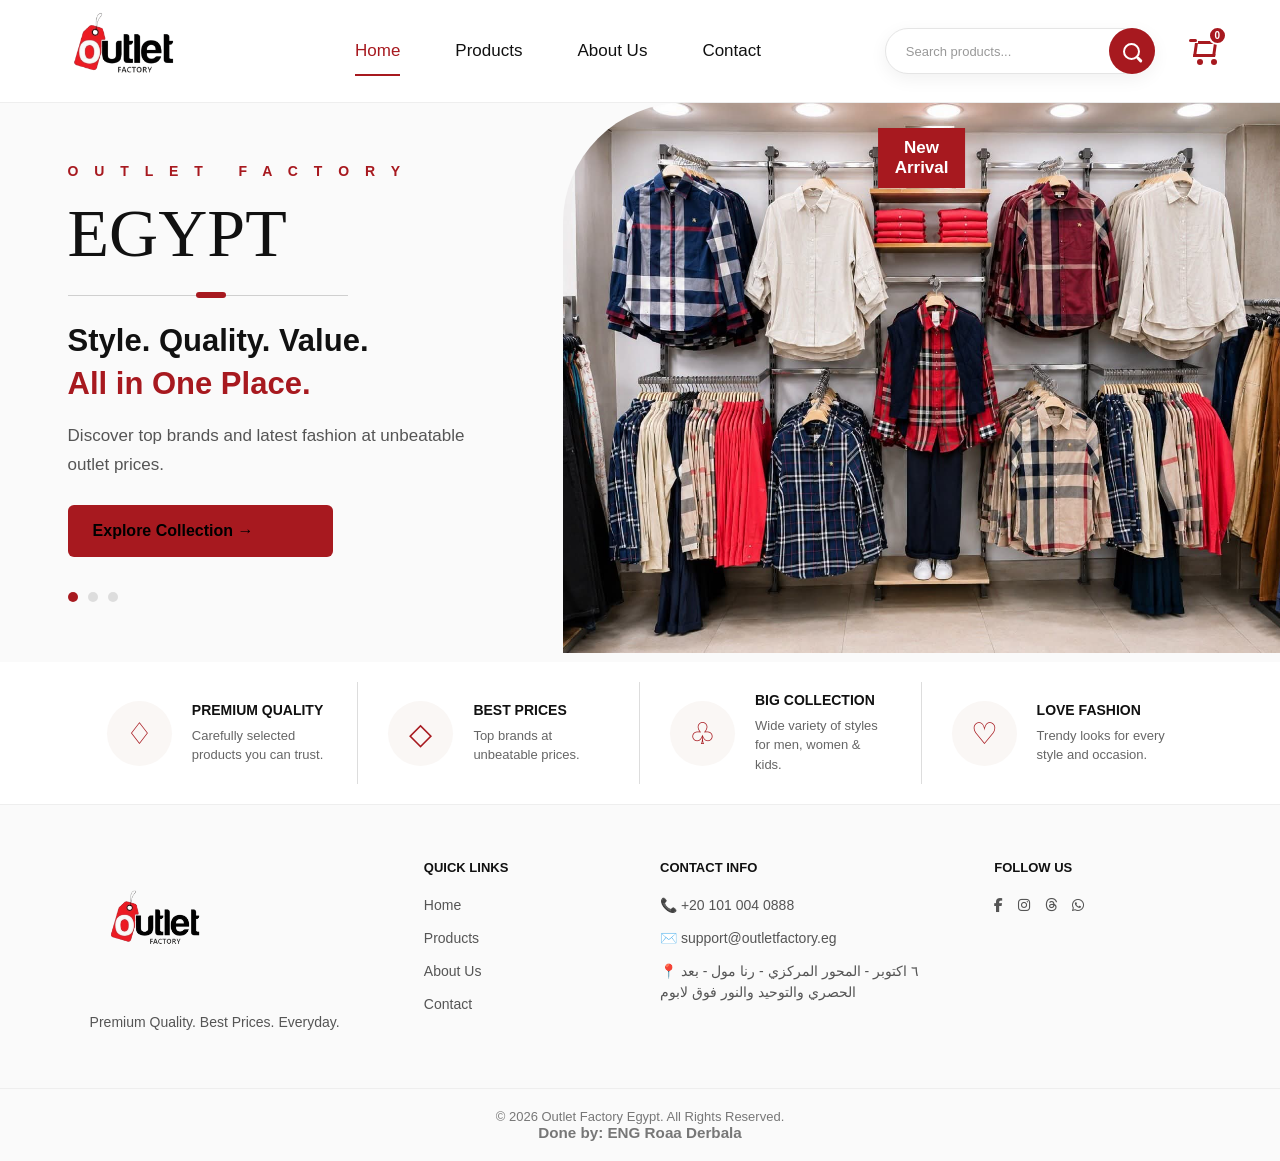
<file: index.html>
<!DOCTYPE html>
<html lang="en">

<head>
    <meta charset="UTF-8">
    <meta name="viewport" content="width=device-width, initial-scale=1.0">
    <title>Outlet Factory</title>
    <link rel="stylesheet" href="style.css">
    <link rel="stylesheet" href="https://cdnjs.cloudflare.com/ajax/libs/font-awesome/6.5.2/css/all.min.css">
</head>

<body>

<!-- ================= NAVBAR ================= -->

<header class="navbar">

    <!-- LOGO -->
    <div class="logo-container">
        <img src="logo.png" alt="Outlet Factory" class="logo">
    </div>

    <!-- NAVIGATION -->
    <nav class="navigation">
        <a href="index.html" class="active">Home</a>
        <a href="products.html">Products</a>
        <a href="about.html">About Us</a>
        <a href="#contact">Contact</a>
    </nav>

    <!-- RIGHT SIDE -->
    <div class="nav-right">

        <!-- SEARCH -->
        <div class="creative-search">
            <input 
                type="text" 
                id="searchInput" 
                placeholder="Search products..." 
                onkeydown="if(event.key === 'Enter') searchProducts()"
            >
            <button class="search-btn" onclick="searchProducts()" aria-label="Search">
                <span class="search-icon"></span>
            </button>
        </div>

        <!-- SHOPPING CART -->
        <button class="cart-btn" onclick="openCart()" aria-label="Shopping Cart">
            <span class="cart-icon">
                <span class="cart-body"></span>
                <span class="cart-handle"></span>
                <span class="cart-wheel wheel-one"></span>
                <span class="cart-wheel wheel-two"></span>
            </span>
            <span id="cartCount" class="cart-count">0</span>
        </button>

    </div>

</header>

<!-- ================= HOME / HERO ================= -->

<section id="home" class="hero">

    <!-- LEFT SIDE -->
    <div class="hero-left">
        <div class="hero-small-title">
            O U T L E T &nbsp; F A C T O R Y
        </div>

        <h1>EGYPT</h1>

        <div class="hero-line">
            <span></span>
        </div>

        <h2>Style. Quality. Value.</h2>

        <h3>All in One Place.</h3>

        <p>
            Discover top brands and latest fashion
            at unbeatable outlet prices.
        </p>

        <a href="products.html" class="explore-button" style="color: black; text-decoration: none; display: inline-block;">
            <h4>Explore Collection <span>→</span></h4>
        </a>

        <div class="slider-dots">
            <span class="dot active"></span>
            <span class="dot"></span>
            <span class="dot"></span>
        </div>
    </div>

    <!-- RIGHT SIDE IMAGE -->
    <div class="hero-right">
        <img src="image.jpg" alt="Outlet Collection">
        <div class="new-arrival">
            New<br>Arrival
        </div>
    </div>

</section>

<!-- ================= FEATURES ================= -->

<section class="features">

    <div class="feature">
        <div class="feature-circle">♢</div>
        <div>
            <h4>PREMIUM QUALITY</h4>
            <p>Carefully selected products you can trust.</p>
        </div>
    </div>

    <div class="feature">
        <div class="feature-circle">◇</div>
        <div>
            <h4>BEST PRICES</h4>
            <p>Top brands at unbeatable prices.</p>
        </div>
    </div>

    <div class="feature">
        <div class="feature-circle">♧</div>
        <div>
            <h4>BIG COLLECTION</h4>
            <p>Wide variety of styles for men, women & kids.</p>
        </div>
    </div>

    <div class="feature">
        <div class="feature-circle">♡</div>
        <div>
            <h4>LOVE FASHION</h4>
            <p>Trendy looks for every style and occasion.</p>
        </div>
    </div>

</section>

<!-- ================= FOOTER ================= -->

<footer id="contact">

    <div class="footer-container">

        <!-- LOGO -->
        <div class="footer-column footer-brand">
            <img src="logo.png" alt="Outlet Factory" class="footer-logo">
            <p>Premium Quality. Best Prices. Everyday.</p>
        </div>

        <!-- QUICK LINKS -->
        <div class="footer-column">
            <h4>QUICK LINKS</h4>
            <a href="index.html">Home</a>
            <a href="products.html">Products</a>
            <a href="about.html">About Us</a>
            <a href="#contact">Contact</a>
        </div>

        <!-- CONTACT INFO -->
        <div class="footer-column">
            <h4>CONTACT INFO</h4>
            <p>
                <a href="https://wa.me/201010040888" target="_blank">
                    📞 +20 101 004 0888
                </a>
            </p>
            <p>
                <a href="mailto:support@outletfactory.eg">
                    ✉️ support@outletfactory.eg
                </a>
            </p>
            <p>
                <a href="https://maps.app.goo.gl/UzMBSrTcFnhgkeBr7" target="_blank">
                    📍 ٦ اكتوبر - المحور المركزي - رنا مول - بعد الحصري والتوحيد والنور فوق لابوم
                </a>
            </p>
        </div>

        <!-- FOLLOW US -->
        <div class="footer-column">
            <h4>FOLLOW US</h4>
            <div class="social-icons" style="display: flex; gap: 15px; font-size: 20px;">
                <a href="https://www.facebook.com/share/193TJGwQ8N/" target="_blank" title="Facebook">
                    <i class="fa-brands fa-facebook-f"></i>
                </a>
                <a href="https://www.instagram.com/outletfactoryegypt?igsh=bGt4Mnh4ODNydWh0" target="_blank" title="Instagram">
                    <i class="fa-brands fa-instagram"></i>
                </a>
                <a href="https://www.threads.com/@outletfactoryegypt" target="_blank" title="Threads">
                    <i class="fa-brands fa-threads"></i>
                </a>
                <a href="https://wa.me/201010040888" target="_blank" title="WhatsApp">
                    <i class="fa-brands fa-whatsapp"></i>
                </a>
            </div>
        </div>

    </div>

    <div class="copyright">
        © 2026 Outlet Factory Egypt. All Rights Reserved.
        <h3>Done by: ENG Roaa Derbala</h3>
    </div>

</footer>

<!-- ================= CART OVERLAY ================= -->

<div id="cartOverlay" class="cart-overlay" onclick="closeCart()"></div>

<!-- ================= SHOPPING BAG ================= -->

<div id="cartSidebar" class="cart-sidebar">

    <div class="cart-header">
        <h2>Shopping Bag</h2>
        <button onclick="closeCart()">×</button>
    </div>

    <div id="cartItems" class="cart-items"></div>

    <div class="cart-bottom">
        <div class="cart-total">
            <span>Total</span>
            <strong id="cartTotal">0 EGP</strong>
        </div>
        <button class="whatsapp-order" onclick="confirmOrder()">
            💬 Confirm Order via WhatsApp
        </button>
    </div>

</div>

<script src="script.js"></script>

</body>

</html>
</file>
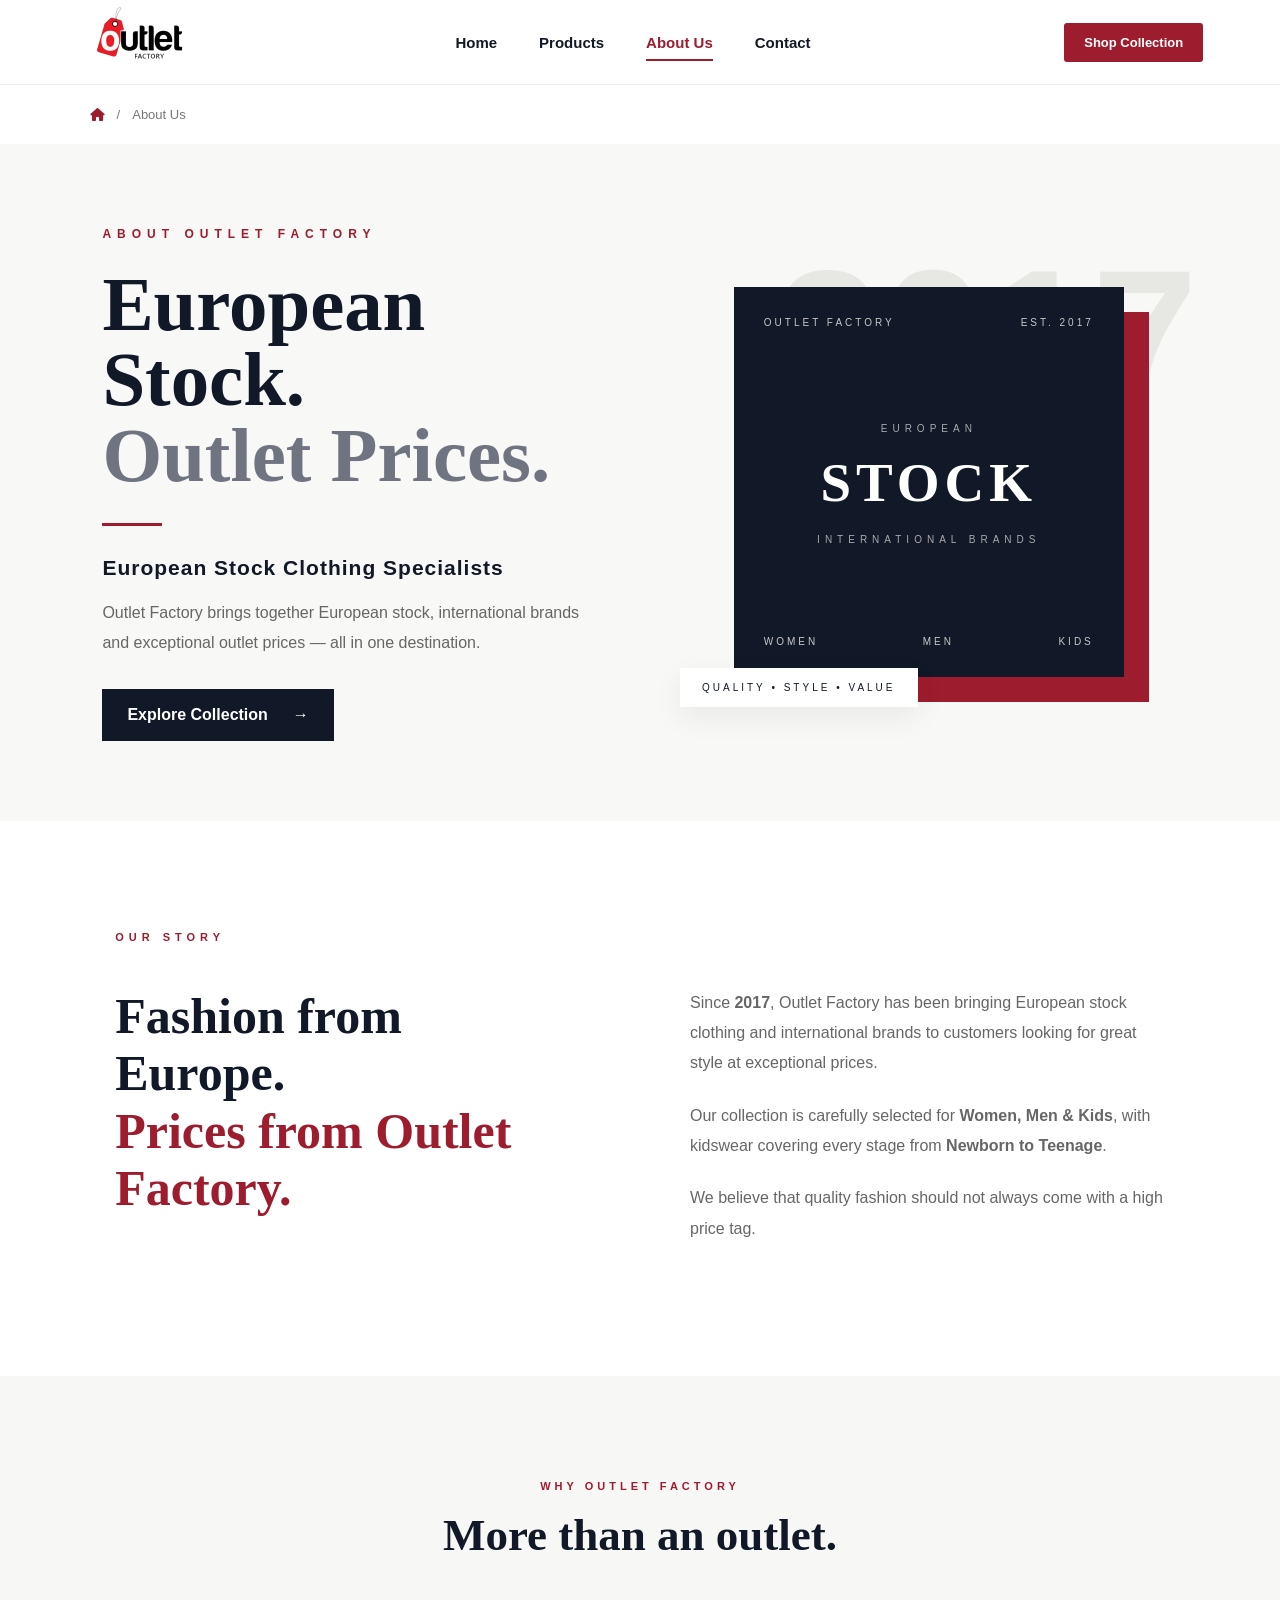
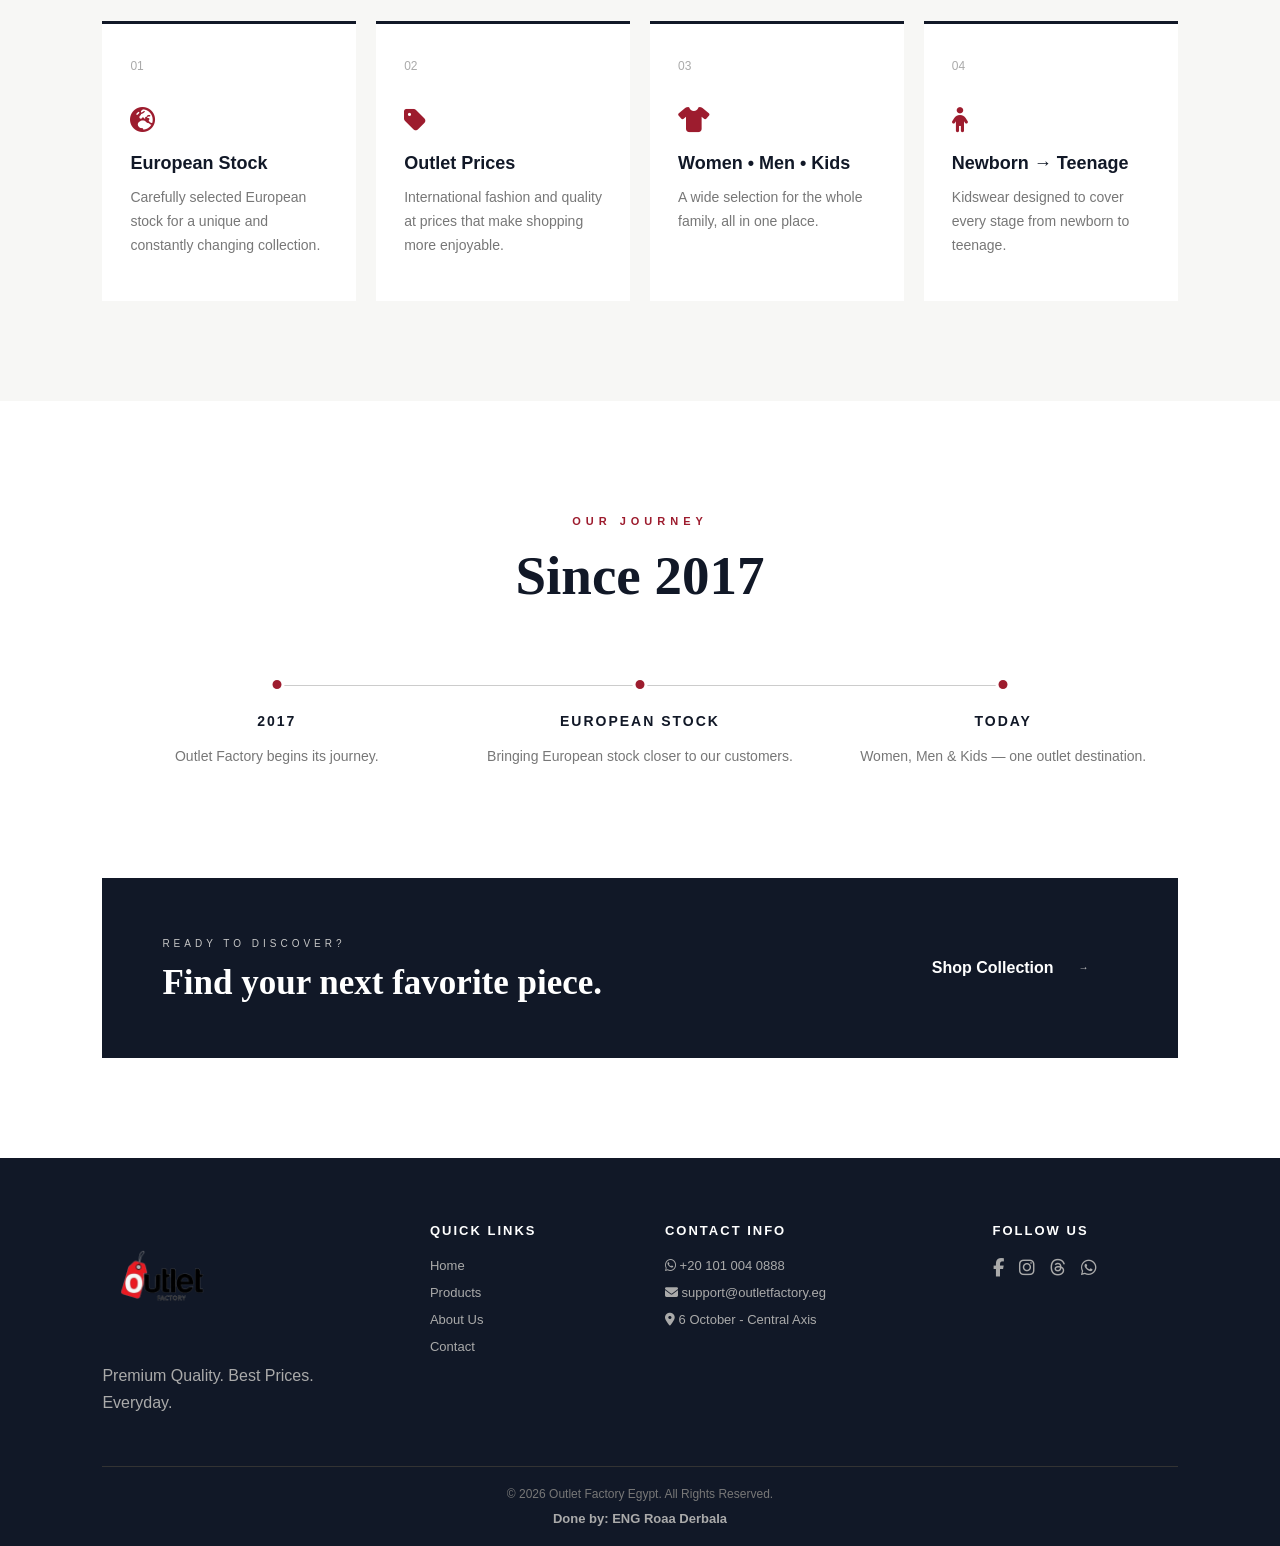
<file: about.html>
<!DOCTYPE html>
<html lang="en">

<head>

    <meta charset="UTF-8">

    <meta name="viewport"
          content="width=device-width, initial-scale=1.0">

    <title>About Us | Outlet Factory</title>

    <link
        rel="stylesheet"
        href="https://cdnjs.cloudflare.com/ajax/libs/font-awesome/6.5.2/css/all.min.css">

    <link rel="stylesheet" href="about.css">

</head>

<body>


<!-- ================= NAVBAR ================= -->

<header class="navbar">

    <div class="logo-container">

        <a href="index.html">

            <img
                src="logo.png"
                alt="Outlet Factory"
                class="logo">

        </a>

    </div>


    <nav class="navigation">

        <a href="index.html">
            Home
        </a>

        <a href="products.html">
            Products
        </a>

        <a href="about.html" class="active">
            About Us
        </a>

        <a href="index.html#contact">
            Contact
        </a>

    </nav>


    <div class="nav-right">

        <a
            href="products.html"
            class="shop-link">

            Shop Collection

        </a>

    </div>

</header>



<!-- ================= BREADCRUMB ================= -->

<div class="breadcrumb">

    <a href="index.html">

        <i class="fa-solid fa-house"></i>

    </a>

    <span>/</span>

    <span>About Us</span>

</div>



<!-- ================= ABOUT HERO ================= -->

<main>


<section class="about-hero">


    <div class="about-hero-content">

        <span class="about-eyebrow">
            ABOUT OUTLET FACTORY
        </span>


        <h1>

            European Stock.
            <br>

            <span>Outlet Prices.</span>

        </h1>


        <div class="about-line"></div>


        <p class="about-main-text">

            European Stock Clothing Specialists

        </p>


        <p class="about-description">

            Outlet Factory brings together
            European stock, international brands
            and exceptional outlet prices —
            all in one destination.

        </p>


        <a
            href="products.html"
            class="about-button">

            Explore Collection

            <span>→</span>

        </a>

    </div>



    <!-- ================= VISUAL ================= -->

    <div class="about-visual">


        <div class="big-year">
            2017
        </div>


        <div class="brand-card">


            <div class="brand-card-top">

                <span>
                    OUTLET FACTORY
                </span>

                <span>
                    EST. 2017
                </span>

            </div>


            <div class="brand-card-center">

                <span>
                    EUROPEAN
                </span>

                <h2>
                    STOCK
                </h2>

                <span>
                    INTERNATIONAL BRANDS
                </span>

            </div>


            <div class="brand-card-bottom">

                <span>WOMEN</span>

                <span>MEN</span>

                <span>KIDS</span>

            </div>

        </div>


        <div class="floating-tag">

            QUALITY
            <span>•</span>
            STYLE
            <span>•</span>
            VALUE

        </div>

    </div>

</section>



<!-- ================= STORY ================= -->

<section class="about-story">


    <div class="section-label">
        OUR STORY
    </div>


    <div class="story-grid">


        <div class="story-title">

            <h2>

                Fashion from
                <br>
                Europe.
                <br>

                <span>
                    Prices from Outlet Factory.
                </span>

            </h2>

        </div>


        <div class="story-content">

            <p>

                Since <strong>2017</strong>,
                Outlet Factory has been bringing
                European stock clothing and
                international brands to customers
                looking for great style at
                exceptional prices.

            </p>


            <p>

                Our collection is carefully selected
                for <strong>Women, Men & Kids</strong>,
                with kidswear covering every stage
                from <strong>Newborn to Teenage</strong>.

            </p>


            <p>

                We believe that quality fashion
                should not always come with a
                high price tag.

            </p>

        </div>

    </div>

</section>



<!-- ================= VALUES ================= -->

<section class="about-values">


    <div class="values-heading">

        <span>
            WHY OUTLET FACTORY
        </span>

        <h2>
            More than an outlet.
        </h2>

    </div>



    <div class="values-grid">


        <div class="value-card">

            <div class="value-number">
                01
            </div>

            <i class="fa-solid fa-earth-europe"></i>

            <h3>
                European Stock
            </h3>

            <p>

                Carefully selected European
                stock for a unique and
                constantly changing collection.

            </p>

        </div>



        <div class="value-card">

            <div class="value-number">
                02
            </div>

            <i class="fa-solid fa-tag"></i>

            <h3>
                Outlet Prices
            </h3>

            <p>

                International fashion and
                quality at prices that make
                shopping more enjoyable.

            </p>

        </div>



        <div class="value-card">

            <div class="value-number">
                03
            </div>

            <i class="fa-solid fa-shirt"></i>

            <h3>
                Women • Men • Kids
            </h3>

            <p>

                A wide selection for the
                whole family, all in one place.

            </p>

        </div>



        <div class="value-card">

            <div class="value-number">
                04
            </div>

            <i class="fa-solid fa-child"></i>

            <h3>
                Newborn → Teenage
            </h3>

            <p>

                Kidswear designed to cover
                every stage from newborn
                to teenage.

            </p>

        </div>

    </div>

</section>



<!-- ================= TIMELINE ================= -->

<section class="about-timeline">


    <span class="timeline-label">
        OUR JOURNEY
    </span>


    <h2>
        Since 2017
    </h2>


    <div class="timeline-line">


        <div class="timeline-item">

            <span class="timeline-dot"></span>

            <strong>
                2017
            </strong>

            <p>
                Outlet Factory begins its journey.
            </p>

        </div>


        <div class="timeline-item">

            <span class="timeline-dot"></span>

            <strong>
                EUROPEAN STOCK
            </strong>

            <p>
                Bringing European stock
                closer to our customers.
            </p>

        </div>


        <div class="timeline-item">

            <span class="timeline-dot"></span>

            <strong>
                TODAY
            </strong>

            <p>
                Women, Men & Kids —
                one outlet destination.
            </p>

        </div>

    </div>

</section>



<!-- ================= FINAL CTA ================= -->

<section class="about-cta">


    <div>

        <span>
            READY TO DISCOVER?
        </span>

        <h2>
            Find your next favorite piece.
        </h2>

    </div>


    <a
        href="products.html"
        class="cta-button">

        Shop Collection
        <span>→</span>

    </a>

</section>


</main>



<!-- ================= FOOTER ================= -->

<footer>


    <div class="footer-container">


        <div class="footer-column footer-brand">

            <img
                src="logo.png"
                alt="Outlet Factory"
                class="footer-logo">

            <p>
                Premium Quality. Best Prices. Everyday.
            </p>

        </div>



        <div class="footer-column">

            <h4>
                QUICK LINKS
            </h4>

            <a href="index.html">
                Home
            </a>

            <a href="products.html">
                Products
            </a>

            <a href="about.html">
                About Us
            </a>

            <a href="index.html#contact">
                Contact
            </a>

        </div>



        <div class="footer-column">

            <h4>
                CONTACT INFO
            </h4>


            <a
                href="https://wa.me/201010040888"
                target="_blank">

                <i class="fa-brands fa-whatsapp"></i>

                +20 101 004 0888

            </a>


            <a
                href="mailto:support@outletfactory.eg">

                <i class="fa-solid fa-envelope"></i>

                support@outletfactory.eg

            </a>


            <a
                href="https://maps.app.goo.gl/UzMBSrTcFnhgkeBr7"
                target="_blank">

                <i class="fa-solid fa-location-dot"></i>

                6 October - Central Axis

            </a>

        </div>



        <div class="footer-column">

            <h4>
                FOLLOW US
            </h4>


            <div class="social-icons">


                <a
                    href="https://www.facebook.com/share/193TJGwQ8N/"
                    target="_blank">

                    <i class="fa-brands fa-facebook-f"></i>

                </a>


                <a
                    href="https://www.instagram.com/outletfactoryegypt"
                    target="_blank">

                    <i class="fa-brands fa-instagram"></i>

                </a>


                <a
                    href="https://www.threads.com/@outletfactoryegypt"
                    target="_blank">

                    <i class="fa-brands fa-threads"></i>

                </a>


                <a
                    href="https://wa.me/201010040888"
                    target="_blank">

                    <i class="fa-brands fa-whatsapp"></i>

                </a>

            </div>

        </div>

    </div>


    <div class="copyright">

        © 2026 Outlet Factory Egypt.
        All Rights Reserved.

        <h3>
            Done by: ENG Roaa Derbala
        </h3>

    </div>

</footer>


</body>

</html>
</file>
<file: style.css>
/* =====================================================
   GENERAL
===================================================== */

* {
    margin: 0;
    padding: 0;
    box-sizing: border-box;
}

html {
    scroll-behavior: smooth;
}

body {
    font-family: Arial, Helvetica, sans-serif;
    color: #111;
    background: #fff;
}

button {
    font-family: inherit;
}



/* =====================================================
   TOP BAR
===================================================== */

.top-bar {
    height: 53px;
    background: #f3f0ed;

    display: flex;
    align-items: center;
    justify-content: space-between;

    padding: 0 4%;
}

.top-message {
    font-size: 15px;
    letter-spacing: .2px;
}

.star {
    color: #a7191f;
    font-size: 22px;
    margin-right: 10px;
}

.top-social {
    display: flex;
    align-items: center;
    gap: 28px;

    font-size: 20px;
    font-weight: bold;
}



/* =====================================================
   NAVBAR
===================================================== */

.navbar {
    height: 103px;

    background: #fff;

    display: flex;
    align-items: center;
    justify-content: space-between;

    padding: 0 4%;

    border-bottom: 1px solid #eeeeee;

    position: sticky;
    top: 0;

    z-index: 1000;
}


/* LOGO */

.logo-container {
    width: 180px;
}

.logo {
    width: 145px;
    height: auto;
    display: block;
}



/* NAVIGATION */

.navigation {
    display: flex;
    align-items: center;
    gap: 55px;
}

.navigation a {
    text-decoration: none;
    color: #111;

    font-size: 17px;

    position: relative;

    padding: 15px 0;

    transition: .2s;
}

.navigation a:hover {
    color: #a7191f;
}

.navigation a.active {
    color: #a7191f;
}

.navigation a.active::after {
    content: "";

    position: absolute;

    left: 0;
    bottom: 0;

    width: 100%;
    height: 2px;

    background: #a7191f;
}

/* =========================================
   CREATIVE SHOPPING CART - DESIGN 3
========================================= */

.cart-btn {

    position: relative;

    width: 52px;
    height: 52px;

    background: transparent;

    border: none;

    cursor: pointer;

    display: flex;

    align-items: center;
    justify-content: center;

    transition: .3s ease;

}


/* Cart */

.cart-icon {

    position: relative;

    width: 32px;
    height: 30px;

    display: block;

}


/* جسم العربية */

.cart-body {

    position: absolute;

    left: 7px;
    top: 7px;

    width: 22px;
    height: 14px;

    border: 3px solid #a7191f;

    border-top: none;

    transform: skew(-8deg);

}


/* الجزء المائل فوق */

.cart-body::before {

    content: "";

    position: absolute;

    width: 19px;
    height: 3px;

    background: #a7191f;

    left: 0;
    top: -2px;

    transform: skew(12deg);

}


/* يد العربية */

.cart-handle {

    position: absolute;

    left: 2px;
    top: 3px;

    width: 8px;
    height: 3px;

    background: #a7191f;

    border-radius: 3px;

}


/* العجل */

.cart-wheel {

    position: absolute;

    bottom: 1px;

    width: 6px;
    height: 6px;

    background: #a7191f;

    border-radius: 50%;

}


.wheel-one {

    left: 10px;

}


.wheel-two {

    right: 2px;

}


/* =========================================
   CART NUMBER
========================================= */

.cart-count {

    position: absolute;

    top: 1px;
    right: 2px;

    min-width: 19px;
    height: 19px;

    padding: 0 4px;

    background: #a7191f;

    color: white;

    border-radius: 50%;

    font-size: 10px;

    font-weight: bold;

    display: flex;

    align-items: center;
    justify-content: center;

    border: 2px solid white;

}


/* Hover */

.cart-btn:hover {

    transform: translateY(-3px);

}


.cart-btn:hover .cart-body,
.cart-btn:hover .cart-handle,
.cart-btn:hover .cart-wheel {

    filter: drop-shadow(
        0 3px 5px
        rgba(167,25,31,.35)
    );

}

/* =====================================================
   NAV RIGHT
===================================================== */

.nav-right {
    display: flex;
    align-items: center;
    gap: 22px;
}



/* SEARCH */

/* =====================================================
   CREATIVE SEARCH
===================================================== */


/* =========================================
   CREATIVE SEARCH - DESIGN 2
========================================= */

.creative-search {

    position: relative;

    width: 270px;
    height: 46px;

    display: flex;
    align-items: center;

}


/* Search Input */

.creative-search input {

    width: 100%;
    height: 46px;

    border: 1.5px solid #e5e5e5;

    border-radius: 25px;

    outline: none;

    background: #fff;

    padding: 0 58px 0 20px;

    font-size: 14px;

    color: #333;

    box-shadow:
        0 5px 18px rgba(0,0,0,.06);

    transition: .3s ease;

}


/* Placeholder */

.creative-search input::placeholder {

    color: #999;

    font-size: 13px;

}


/* Focus */

.creative-search input:focus {

    border-color: #a7191f;

    box-shadow:
        0 5px 20px rgba(167,25,31,.15);

}


/* Search Button */

.search-btn {

    position: absolute;

    right: 0;
    top: 0;

    width: 46px;
    height: 46px;

    border: none;

    border-radius: 50%;

    background: #a7191f;

    cursor: pointer;

    display: flex;

    align-items: center;
    justify-content: center;

    transition: .3s ease;

}


/* Search Button Hover */

.search-btn:hover {

    background: #8d151a;

    transform: scale(1.06);

    box-shadow:
        0 5px 15px rgba(167,25,31,.25);

}


/* Search Icon */

.search-icon {

    width: 17px;
    height: 17px;

    border: 2.5px solid white;

    border-radius: 50%;

    position: relative;

}


/* العصاية */

.search-icon::after {

    content: "";

    position: absolute;

    width: 7px;
    height: 2.5px;

    background: white;

    right: -5px;
    bottom: -3px;

    transform: rotate(45deg);

    border-radius: 3px;

}


/* =====================================================
   HERO
===================================================== */

.hero {
    min-height: 550px;

    display: grid;

    grid-template-columns: 44% 56%;

    background: #fafafa;
}


/* LEFT */

.hero-left {
    padding: 60px 12%;

    display: flex;
    flex-direction: column;
    justify-content: center;
}


.hero-small-title {
    color: #a7191f;

    letter-spacing: 6px;

    font-weight: bold;

    font-size: 14px;

    margin-bottom: 20px;
}


.hero-left h1 {
    font-family: Georgia, "Times New Roman", serif;

    font-size: 68px;

    font-weight: 500;

    line-height: 1;

    margin-bottom: 28px;
}


/* LINE */

.hero-line {
    width: 280px;

    height: 1px;

    background: #cfcfcf;

    position: relative;

    margin-bottom: 27px;
}

.hero-line span {
    position: absolute;

    left: 46%;

    top: -3px;

    width: 30px;
    height: 6px;

    background: #a7191f;

    border-radius: 5px;
}


.hero-left h2 {
    font-size: 31px;

    margin-bottom: 7px;
}

.hero-left h3 {
    color: #a7191f;

    font-size: 31px;

    margin-bottom: 20px;
}


.hero-left p {
    color: #555;

    font-size: 17px;

    line-height: 1.7;

    max-width: 470px;
}



/* EXPLORE */

.explore-button {
    width: 265px;

    margin-top: 25px;

    padding: 17px 25px;

    border: none;

    border-radius: 6px;

    background: #a7191f;

    color: white;

    font-size: 16px;

    font-weight: bold;

    cursor: pointer;

    display: flex;

    justify-content: space-between;

    align-items: center;
}

.explore-button:hover {
    background: #85151a;
}

.explore-button strong {
    font-size: 24px;
    font-weight: normal;
}



/* DOTS */

.slider-dots {
    display: flex;

    gap: 10px;

    margin-top: 35px;
}

.dot {
    width: 10px;
    height: 10px;

    background: #ddd;

    border-radius: 50%;
}

.dot.active {
    background: #a7191f;
}



/* =====================================================
   HERO IMAGE
===================================================== */

.hero-right {
    height: 550px;

    position: relative;

    overflow: hidden;

    border-radius: 120px 0 0 0;
}

.hero-right img {
    width: 100%;
    height: 100%;

    object-fit: cover;

    display: block;
}



/* NEW ARRIVAL */

.new-arrival {
    position: absolute;

    top: 25px;
    left: 50%;

    transform: translateX(-50%);

    background: #a7191f;

    color: white;

    padding: 10px 17px;

    text-align: center;

    font-weight: bold;

    font-size: 17px;
}



/* =====================================================
   FEATURES
===================================================== */

.features {
    min-height: 125px;

    display: grid;

    grid-template-columns: repeat(4, 1fr);

    padding: 20px 6%;

    border-bottom: 1px solid #eeeeee;
}


.feature {
    display: flex;

    align-items: center;

    gap: 20px;

    padding: 10px 30px;

    border-right: 1px solid #ddd;
}

.feature:last-child {
    border-right: none;
}


.feature-circle {
    width: 65px;
    height: 65px;

    border-radius: 50%;

    background: #faf7f5;

    color: #a7191f;

    display: flex;

    align-items: center;
    justify-content: center;

    font-size: 30px;

    flex-shrink: 0;
}


.feature h4 {
    font-size: 14px;

    margin-bottom: 8px;
}

.feature p {
    color: #666;

    font-size: 13px;

    line-height: 1.5;
}



/* =====================================================
   PRODUCTS
===================================================== */

.products-section {
    padding: 85px 7%;
}


.section-heading {
    text-align: center;

    margin-bottom: 45px;
}

.section-heading p {
    color: #a7191f;

    font-size: 13px;

    letter-spacing: 4px;

    font-weight: bold;
}

.section-heading h2 {
    font-family: Georgia, serif;

    font-size: 43px;

    margin-top: 12px;
}


.products-container {
    display: grid;

    grid-template-columns: repeat(4, 1fr);

    gap: 25px;
}


.product-card {
    background: white;

    border: 1px solid #eeeeee;

    overflow: hidden;

    transition: .3s;
}

.product-card:hover {
    transform: translateY(-6px);

    box-shadow: 0 15px 35px rgba(0,0,0,.08);
}


.product-image {
    width: 100%;
    height: 300px;

    object-fit: cover;

    display: block;
}


.product-info {
    padding: 20px;
}


.product-info h3 {
    font-size: 18px;

    margin-bottom: 9px;
}


.product-price {
    color: #a7191f;

    font-size: 18px;

    font-weight: bold;

    margin-bottom: 15px;
}


.product-select {
    width: 100%;

    padding: 11px;

    margin-bottom: 10px;

    border: 1px solid #ddd;

    outline: none;

    background: white;
}


.add-button {
    width: 100%;

    padding: 13px;

    background: #111;

    color: white;

    border: none;

    cursor: pointer;

    font-size: 14px;
}

.add-button:hover {
    background: #a7191f;
}



/* =====================================================
   ABOUT
===================================================== */

.about-section {
    background: #f7f5f3;

    padding: 85px 12%;
}

.about-content {
    max-width: 700px;
}

.about-content > p {
    color: #a7191f;

    letter-spacing: 5px;

    font-size: 14px;

    font-weight: bold;
}

.about-content h2 {
    font-family: Georgia, serif;

    font-size: 43px;

    margin: 15px 0;
}

.about-content h3 {
    color: #a7191f;

    font-size: 28px;

    margin-bottom: 15px;
}

.about-content span {
    color: #666;

    line-height: 1.8;
}



/* =====================================================
   FOOTER
===================================================== */

footer {
    background: #fafafa;
}


.footer-container {
    display: grid;

    grid-template-columns: 1.5fr 1fr 1.5fr 1fr;

    gap: 40px;

    padding: 55px 7%;
}


.footer-column {
    display: flex;

    flex-direction: column;

    gap: 12px;
}

.footer-logo {
    width: 130px;

    margin-bottom: 10px;
}

.footer-column h4 {
    font-size: 13px;

    margin-bottom: 8px;
}

.footer-column p,
.footer-column a {
    color: #555;

    font-size: 14px;

    line-height: 1.5;
}

.footer-column a {
    text-decoration: none;
}


.footer-social {
    display: flex;

    gap: 15px;
}

.footer-social span {
    width: 45px;
    height: 45px;

    border: 1px solid #ddd;

    border-radius: 50%;

    display: flex;

    align-items: center;
    justify-content: center;

    font-size: 20px;
}


.copyright {
    border-top: 1px solid #eee;

    text-align: center;

    padding: 20px;

    color: #777;

    font-size: 13px;
}



/* =====================================================
   CART
===================================================== */

.cart-overlay {
    position: fixed;

    inset: 0;

    background: rgba(0,0,0,.45);

    z-index: 2000;

    display: none;
}

.cart-overlay.show {
    display: block;
}


.cart-sidebar {
    position: fixed;

    top: 0;
    right: -450px;

    width: 430px;

    height: 100vh;

    background: white;

    z-index: 2001;

    transition: .4s;

    display: flex;

    flex-direction: column;
}

.cart-sidebar.open {
    right: 0;
}


.cart-header {
    height: 80px;

    padding: 20px 25px;

    display: flex;

    align-items: center;

    justify-content: space-between;

    border-bottom: 1px solid #eee;
}

.cart-header h2 {
    font-family: Georgia, serif;
}

.cart-header button {
    background: none;

    border: none;

    font-size: 32px;

    cursor: pointer;
}


.cart-items {
    flex: 1;

    overflow-y: auto;

    padding: 20px;
}


.empty-cart {
    text-align: center;

    color: #777;

    padding: 50px 10px;
}


.cart-item {
    display: flex;

    gap: 14px;

    padding: 15px 0;

    border-bottom: 1px solid #eee;
}


.cart-item img {
    width: 80px;
    height: 90px;

    object-fit: cover;
}


.cart-item-info {
    flex: 1;
}

.cart-item-info h4 {
    margin-bottom: 8px;
}

.cart-item-info p {
    color: #666;

    font-size: 13px;

    margin-bottom: 4px;
}


.remove-button {
    margin-top: 8px;

    background: none;

    border: none;

    color: #a7191f;

    cursor: pointer;
}


.cart-bottom {
    padding: 22px;

    border-top: 1px solid #eee;
}


.cart-total {
    display: flex;

    align-items: center;

    justify-content: space-between;

    font-size: 20px;

    margin-bottom: 20px;
}


.whatsapp-order {
    width: 100%;

    padding: 16px;

    border: none;

    border-radius: 6px;

    background: #25D366;

    color: white;

    font-size: 16px;

    font-weight: bold;

    cursor: pointer;
}

.whatsapp-order:hover {
    background: #1da851;
}



/* =====================================================
   MOBILE
===================================================== */

@media (max-width: 1000px) {

    .navigation {
        gap: 20px;
    }

    .hero {
        grid-template-columns: 1fr;
    }

    .hero-right {
        border-radius: 0;
    }

    .features {
        grid-template-columns: repeat(2, 1fr);
    }

    .products-container {
        grid-template-columns: repeat(2, 1fr);
    }

}


@media (max-width: 650px) {

    .top-bar {
        padding: 0 20px;
    }

    .top-social {
        display: none;
    }

    .navbar {
        height: auto;

        padding: 18px 20px;

        flex-wrap: wrap;

        gap: 18px;
    }

    .navigation {
        order: 3;

        width: 100%;

        justify-content: center;

        gap: 18px;
    }

    .nav-right {
        gap: 10px;
    }

    .shop-now {
        padding: 11px 14px;
    }

    .hero-left {
        padding: 50px 25px;
    }

    .hero-left h1 {
        font-size: 52px;
    }

    .hero-right {
        height: 400px;
    }

    .features {
        grid-template-columns: 1fr;
    }

    .feature {
        border-right: none;

        border-bottom: 1px solid #eee;

        padding: 20px;
    }

    .products-container {
        grid-template-columns: 1fr;
    }

    .footer-container {
        grid-template-columns: 1fr;
    }

    .cart-sidebar {
        width: 100%;

        right: -100%;
    }

}/* =====================================================
   ABOUT US - OUTLET FACTORY
===================================================== */

.about-section {

    position: relative;

    padding: 120px 7% 90px;

    background:
        linear-gradient(
            135deg,
            #f7f6f3 0%,
            #eeece7 100%
        );

    overflow: hidden;

}


/* =====================================================
   BACKGROUND DECORATION
===================================================== */

.about-section::before {

    content: "";

    position: absolute;

    width: 420px;
    height: 420px;

    border-radius: 50%;

    border: 1px solid rgba(0,0,0,0.06);

    top: -180px;
    left: -180px;

}


.about-section::after {

    content: "OUTLET";

    position: absolute;

    right: -80px;
    bottom: 20px;

    font-size: 150px;

    font-weight: 900;

    letter-spacing: 15px;

    color: rgba(0,0,0,0.025);

    pointer-events: none;

}


/* =====================================================
   MAIN WRAPPER
===================================================== */

.about-wrapper {

    max-width: 1250px;

    margin: auto;

    display: grid;

    grid-template-columns:
        1.1fr 0.9fr;

    gap: 90px;

    align-items: center;

    position: relative;

    z-index: 2;

}


/* =====================================================
   LEFT CONTENT
===================================================== */

.about-content {

    max-width: 650px;

}


.about-eyebrow {

    display: inline-block;

    margin-bottom: 22px;

    font-size: 11px;

    font-weight: 800;

    letter-spacing: 5px;

    color: #777;

}


.about-title {

    margin: 0;

    font-size:
        clamp(48px, 6vw, 82px);

    line-height: 0.94;

    letter-spacing: -4px;

    font-weight: 900;

    color: #111;

}


.about-title span {

    color: #777;

}


.about-line {

    width: 70px;

    height: 3px;

    background: #111;

    margin: 32px 0 25px;

}


.about-lead {

    margin: 0 0 13px;

    font-size: 20px;

    font-weight: 800;

    letter-spacing: 0.5px;

    color: #171717;

}


.about-text {

    max-width: 590px;

    margin: 8px 0;

    font-size: 14px;

    line-height: 1.9;

    color: #686868;

}


.about-text strong {

    color: #222;

}


/* =====================================================
   STATS
===================================================== */

.about-stats {

    display: flex;

    gap: 45px;

    margin-top: 42px;

    padding-top: 25px;

    border-top: 1px solid #d5d2cc;

}


.about-stat {

    display: flex;

    flex-direction: column;

    gap: 5px;

}


.about-stat strong {

    font-size: 25px;

    font-weight: 900;

    color: #111;

}


.about-stat span {

    font-size: 8px;

    letter-spacing: 2px;

    font-weight: 700;

    color: #888;

}


/* =====================================================
   RIGHT VISUAL
===================================================== */

.about-visual {

    position: relative;

    min-height: 500px;

    display: flex;

    align-items: center;

    justify-content: center;

}


/* =====================================================
   BIG 2017
===================================================== */

.about-big-number {

    position: absolute;

    top: -25px;
    right: -15px;

    font-size: 135px;

    line-height: 1;

    font-weight: 900;

    letter-spacing: -8px;

    color: rgba(0,0,0,0.055);

    z-index: 0;

}


/* =====================================================
   MAIN BLACK CARD
===================================================== */

.about-card {

    width: 390px;

    height: 430px;

    padding: 35px;

    background: #111;

    color: white;

    position: relative;

    z-index: 2;

    display: flex;

    flex-direction: column;

    justify-content: space-between;

    box-shadow:
        25px 25px 0 #d8d5cf;

}


/* INNER BORDER */

.about-card::before {

    content: "";

    position: absolute;

    inset: 15px;

    border: 1px solid
        rgba(255,255,255,0.25);

    pointer-events: none;

}


/* =====================================================
   CARD TOP
===================================================== */

.about-card-top {

    display: flex;

    justify-content: space-between;

    position: relative;

    z-index: 3;

}


.about-card-top span {

    font-size: 9px;

    letter-spacing: 2.5px;

    color: rgba(255,255,255,0.65);

}


/* =====================================================
   CARD CENTER
===================================================== */

.about-card-center {

    text-align: center;

    position: relative;

    z-index: 3;

}


.about-card-center span {

    display: block;

    font-size: 10px;

    letter-spacing: 5px;

    color: rgba(255,255,255,0.55);

}


.about-card-center h3 {

    margin: 13px 0;

    font-size: 67px;

    line-height: 0.9;

    letter-spacing: 4px;

    font-weight: 900;

}


/* =====================================================
   CARD BOTTOM
===================================================== */

.about-card-bottom {

    display: flex;

    justify-content: space-between;

    position: relative;

    z-index: 3;

}


.about-card-bottom span {

    font-size: 9px;

    letter-spacing: 2px;

    color: rgba(255,255,255,0.55);

}


/* =====================================================
   FLOATING TAG
===================================================== */

.about-floating {

    position: absolute;

    right: -25px;

    bottom: 45px;

    z-index: 4;

    padding: 17px 20px;

    background: #fff;

    box-shadow:
        0 10px 30px rgba(0,0,0,0.08);

    display: flex;

    gap: 15px;

}


.about-floating span {

    font-size: 8px;

    font-weight: 800;

    letter-spacing: 2px;

    color: #222;

}


/* =====================================================
   BOTTOM FEATURES
===================================================== */

.about-features {

    max-width: 1250px;

    margin: 100px auto 0;

    padding-top: 35px;

    border-top: 1px solid #d2cfc8;

    display: grid;

    grid-template-columns:
        repeat(4, 1fr);

    gap: 30px;

    position: relative;

    z-index: 2;

}


.about-feature {

    display: flex;

    gap: 17px;

    align-items: flex-start;

}


.about-feature-number {

    font-size: 10px;

    font-weight: 900;

    letter-spacing: 2px;

    color: #999;

    padding-top: 3px;

}


.about-feature h4 {

    margin: 0 0 8px;

    font-size: 13px;

    font-weight: 800;

    letter-spacing: 0.5px;

    color: #171717;

}


.about-feature p {

    margin: 0;

    font-size: 11px;

    line-height: 1.7;

    color: #777;

}


/* =====================================================
   HOVER EFFECT
===================================================== */

.about-card {

    transition:
        transform 0.4s ease,
        box-shadow 0.4s ease;

}


.about-card:hover {

    transform:
        translate(-6px, -6px);

    box-shadow:
        31px 31px 0 #d8d5cf;

}


.about-feature {

    transition:
        transform 0.3s ease;

}


.about-feature:hover {

    transform:
        translateY(-4px);

}


/* =====================================================
   TABLET
===================================================== */

@media (max-width: 950px) {

    .about-wrapper {

        grid-template-columns: 1fr;

        gap: 70px;

    }


    .about-content {

        max-width: 700px;

    }


    .about-visual {

        min-height: 470px;

    }


    .about-features {

        grid-template-columns:
            repeat(2, 1fr);

    }

}


/* =====================================================
   MOBILE
===================================================== */

@media (max-width: 600px) {

    .about-section {

        padding:
            80px 6% 70px;

    }


    .about-title {

        font-size: 49px;

        letter-spacing: -2.5px;

    }


    .about-lead {

        font-size: 17px;

    }


    .about-stats {

        gap: 25px;

    }


    .about-stat strong {

        font-size: 21px;

    }


    .about-visual {

        min-height: 390px;

    }


    .about-card {

        width: 290px;

        height: 350px;

        padding: 27px;

    }


    .about-card-center h3 {

        font-size: 49px;

    }


    .about-big-number {

        font-size: 90px;

        right: -5px;

    }


    .about-floating {

        right: -5px;

        bottom: 20px;

        padding: 13px;

        gap: 9px;

    }


    .about-floating span {

        font-size: 7px;

    }


    .about-features {

        grid-template-columns: 1fr;

        margin-top: 70px;

    }

}
</file>
<file: about.css>
/* =====================================================
   OUTLET FACTORY - ABOUT PAGE
===================================================== */

* {
    margin: 0;
    padding: 0;
    box-sizing: border-box;
}

body {
    font-family: Arial, sans-serif;
    background: #ffffff;
    color: #111827;
}


/* ================= NAVBAR ================= */

.navbar {
    height: 85px;
    display: flex;
    align-items: center;
    justify-content: space-between;
    padding: 0 6%;
    border-bottom: 1px solid #eeeeee;
    background: #ffffff;
}

.logo {
    width: 125px;
}

.navigation {
    display: flex;
    gap: 42px;
}

.navigation a {
    text-decoration: none;
    color: #111827;
    font-size: 15px;
    font-weight: 600;
    position: relative;
}

.navigation a.active,
.navigation a:hover {
    color: #9d1c2e;
}

.navigation a.active::after {
    content: "";
    position: absolute;
    left: 0;
    bottom: -10px;
    width: 100%;
    height: 2px;
    background: #9d1c2e;
}

.shop-link {
    text-decoration: none;
    color: #ffffff;
    background: #9d1c2e;
    padding: 12px 20px;
    border-radius: 3px;
    font-size: 13px;
    font-weight: bold;
}


/* ================= BREADCRUMB ================= */

.breadcrumb {
    padding: 22px 7%;
    font-size: 13px;
    color: #777;
    display: flex;
    gap: 12px;
}

.breadcrumb a {
    color: #9d1c2e;
}


/* ================= ABOUT HERO ================= */

.about-hero {
    min-height: 650px;
    padding: 80px 8%;
    display: grid;
    grid-template-columns: 1fr 1fr;
    align-items: center;
    gap: 80px;
    background: #f8f8f6;
}

.about-eyebrow {
    font-size: 12px;
    letter-spacing: 6px;
    font-weight: bold;
    color: #9d1c2e;
}

.about-hero h1 {
    font-family: Georgia, serif;
    font-size: clamp(50px, 6vw, 85px);
    line-height: 0.98;
    margin: 25px 0;
    color: #111827;
}

.about-hero h1 span {
    color: #6f7480;
}

.about-line {
    width: 60px;
    height: 3px;
    background: #9d1c2e;
    margin: 30px 0;
}

.about-main-text {
    font-size: 21px;
    font-weight: bold;
    letter-spacing: 1px;
}

.about-description {
    max-width: 520px;
    line-height: 1.9;
    color: #666;
    margin: 18px 0 30px;
}

.about-button,
.cta-button {
    display: inline-flex;
    align-items: center;
    gap: 25px;
    text-decoration: none;
    color: white;
    background: #111827;
    padding: 17px 25px;
    font-weight: bold;
    transition: 0.3s;
}

.about-button:hover,
.cta-button:hover {
    background: #9d1c2e;
}


/* ================= VISUAL ================= */

.about-visual {
    position: relative;
    min-height: 470px;
    display: flex;
    align-items: center;
    justify-content: center;
}

.big-year {
    position: absolute;
    font-size: 190px;
    font-weight: bold;
    color: #e7e7e3;
    right: -20px;
    top: -20px;
}

.brand-card {
    width: 390px;
    height: 390px;
    background: #111827;
    color: white;
    padding: 30px;
    position: relative;
    z-index: 2;
    display: flex;
    flex-direction: column;
    justify-content: space-between;
    box-shadow: 25px 25px 0 #9d1c2e;
}

.brand-card-top,
.brand-card-bottom {
    display: flex;
    justify-content: space-between;
    font-size: 10px;
    letter-spacing: 3px;
    color: #c8c8c8;
}

.brand-card-center {
    text-align: center;
}

.brand-card-center span {
    font-size: 10px;
    letter-spacing: 5px;
    color: #aaa;
}

.brand-card-center h2 {
    font-family: Georgia, serif;
    font-size: 55px;
    letter-spacing: 5px;
    margin: 15px 0;
}

.floating-tag {
    position: absolute;
    bottom: 10px;
    left: 0;
    background: white;
    padding: 14px 22px;
    z-index: 3;
    font-size: 10px;
    letter-spacing: 3px;
    box-shadow: 0 10px 30px #0001;
}


/* ================= STORY ================= */

.about-story {
    padding: 110px 9%;
}

.section-label,
.timeline-label {
    font-size: 11px;
    letter-spacing: 5px;
    color: #9d1c2e;
    font-weight: bold;
}

.story-grid {
    display: grid;
    grid-template-columns: 1fr 1fr;
    gap: 100px;
    margin-top: 45px;
}

.story-title h2 {
    font-family: Georgia, serif;
    font-size: 50px;
    line-height: 1.15;
}

.story-title h2 span {
    color: #9d1c2e;
}

.story-content {
    color: #666;
    line-height: 1.9;
}

.story-content p {
    margin-bottom: 22px;
}


/* ================= VALUES ================= */

.about-values {
    padding: 100px 8%;
    background: #f7f7f5;
}

.values-heading {
    text-align: center;
}

.values-heading span {
    font-size: 11px;
    letter-spacing: 4px;
    color: #9d1c2e;
    font-weight: bold;
}

.values-heading h2 {
    font-family: Georgia, serif;
    font-size: 45px;
    margin-top: 15px;
}

.values-grid {
    margin-top: 60px;
    display: grid;
    grid-template-columns: repeat(4, 1fr);
    gap: 20px;
}

.value-card {
    background: white;
    padding: 35px 28px;
    min-height: 280px;
    position: relative;
    border-top: 3px solid #111827;
    transition: 0.3s;
}

.value-card:hover {
    transform: translateY(-8px);
    border-top-color: #9d1c2e;
}

.value-number {
    color: #aaa;
    font-size: 12px;
    margin-bottom: 35px;
}

.value-card i {
    font-size: 25px;
    color: #9d1c2e;
}

.value-card h3 {
    margin: 20px 0 12px;
    font-size: 18px;
}

.value-card p {
    color: #777;
    font-size: 14px;
    line-height: 1.7;
}


/* ================= TIMELINE ================= */

.about-timeline {
    padding: 110px 9%;
    text-align: center;
}

.about-timeline h2 {
    font-family: Georgia, serif;
    font-size: 55px;
    margin: 15px 0 70px;
}

.timeline-line {
    display: grid;
    grid-template-columns: repeat(3, 1fr);
    gap: 40px;
    position: relative;
}

.timeline-line::before {
    content: "";
    position: absolute;
    top: 8px;
    left: 15%;
    right: 15%;
    height: 1px;
    background: #ccc;
}

.timeline-item {
    position: relative;
    padding-top: 35px;
}

.timeline-dot {
    width: 15px;
    height: 15px;
    border: 3px solid white;
    background: #9d1c2e;
    border-radius: 50%;
    position: absolute;
    top: 0;
    left: 50%;
    transform: translateX(-50%);
    z-index: 2;
}

.timeline-item strong {
    font-size: 14px;
    letter-spacing: 2px;
}

.timeline-item p {
    margin-top: 15px;
    color: #777;
    font-size: 14px;
    line-height: 1.6;
}


/* ================= CTA ================= */

.about-cta {
    margin: 0 8% 100px;
    padding: 55px 60px;
    background: #111827;
    color: white;
    display: flex;
    justify-content: space-between;
    align-items: center;
}

.about-cta span {
    color: #c6c6c6;
    font-size: 10px;
    letter-spacing: 4px;
}

.about-cta h2 {
    font-family: Georgia, serif;
    font-size: 35px;
    margin-top: 12px;
}


/* ================= FOOTER ================= */

footer {
    background: #111827;
    color: white;
    padding: 65px 8% 20px;
}

.footer-container {
    display: grid;
    grid-template-columns: 1.5fr 1fr 1.5fr 1fr;
    gap: 50px;
}

.footer-logo {
    width: 120px;
}

.footer-column p {
    color: #aaa;
    line-height: 1.7;
    margin-top: 15px;
}

.footer-column h4 {
    font-size: 13px;
    letter-spacing: 2px;
    margin-bottom: 20px;
}

.footer-column a {
    display: block;
    color: #aaa;
    text-decoration: none;
    margin-bottom: 12px;
    font-size: 13px;
}

.footer-column a:hover {
    color: white;
}

.social-icons {
    display: flex;
    gap: 15px;
}

.social-icons a {
    font-size: 18px;
}


.copyright {
    border-top: 1px solid #333;
    margin-top: 50px;
    padding-top: 20px;
    color: #777;
    font-size: 12px;
    text-align: center;
}

.copyright h3 {
    margin-top: 10px;
    color: #aaa;
    font-size: 13px;
}


/* ================= RESPONSIVE ================= */

@media (max-width: 900px) {

    .about-hero {
        grid-template-columns: 1fr;
    }

    .story-grid {
        grid-template-columns: 1fr;
        gap: 40px;
    }

    .values-grid {
        grid-template-columns: 1fr 1fr;
    }

    .footer-container {
        grid-template-columns: 1fr 1fr;
    }

}

@media (max-width: 600px) {

    .navigation {
        gap: 15px;
    }

    .navigation a {
        font-size: 12px;
    }

    .about-hero {
        padding: 60px 6%;
    }

    .brand-card {
        width: 300px;
        height: 300px;
    }

    .brand-card-center h2 {
        font-size: 40px;
    }

    .big-year {
        font-size: 110px;
    }

    .values-grid {
        grid-template-columns: 1fr;
    }

    .timeline-line {
        grid-template-columns: 1fr;
        gap: 50px;
    }

    .timeline-line::before {
        display: none;
    }

    .about-cta {
        margin: 0 5% 60px;
        padding: 35px;
        flex-direction: column;
        align-items: flex-start;
        gap: 30px;
    }

    .footer-container {
        grid-template-columns: 1fr;
    }

}
</file>
